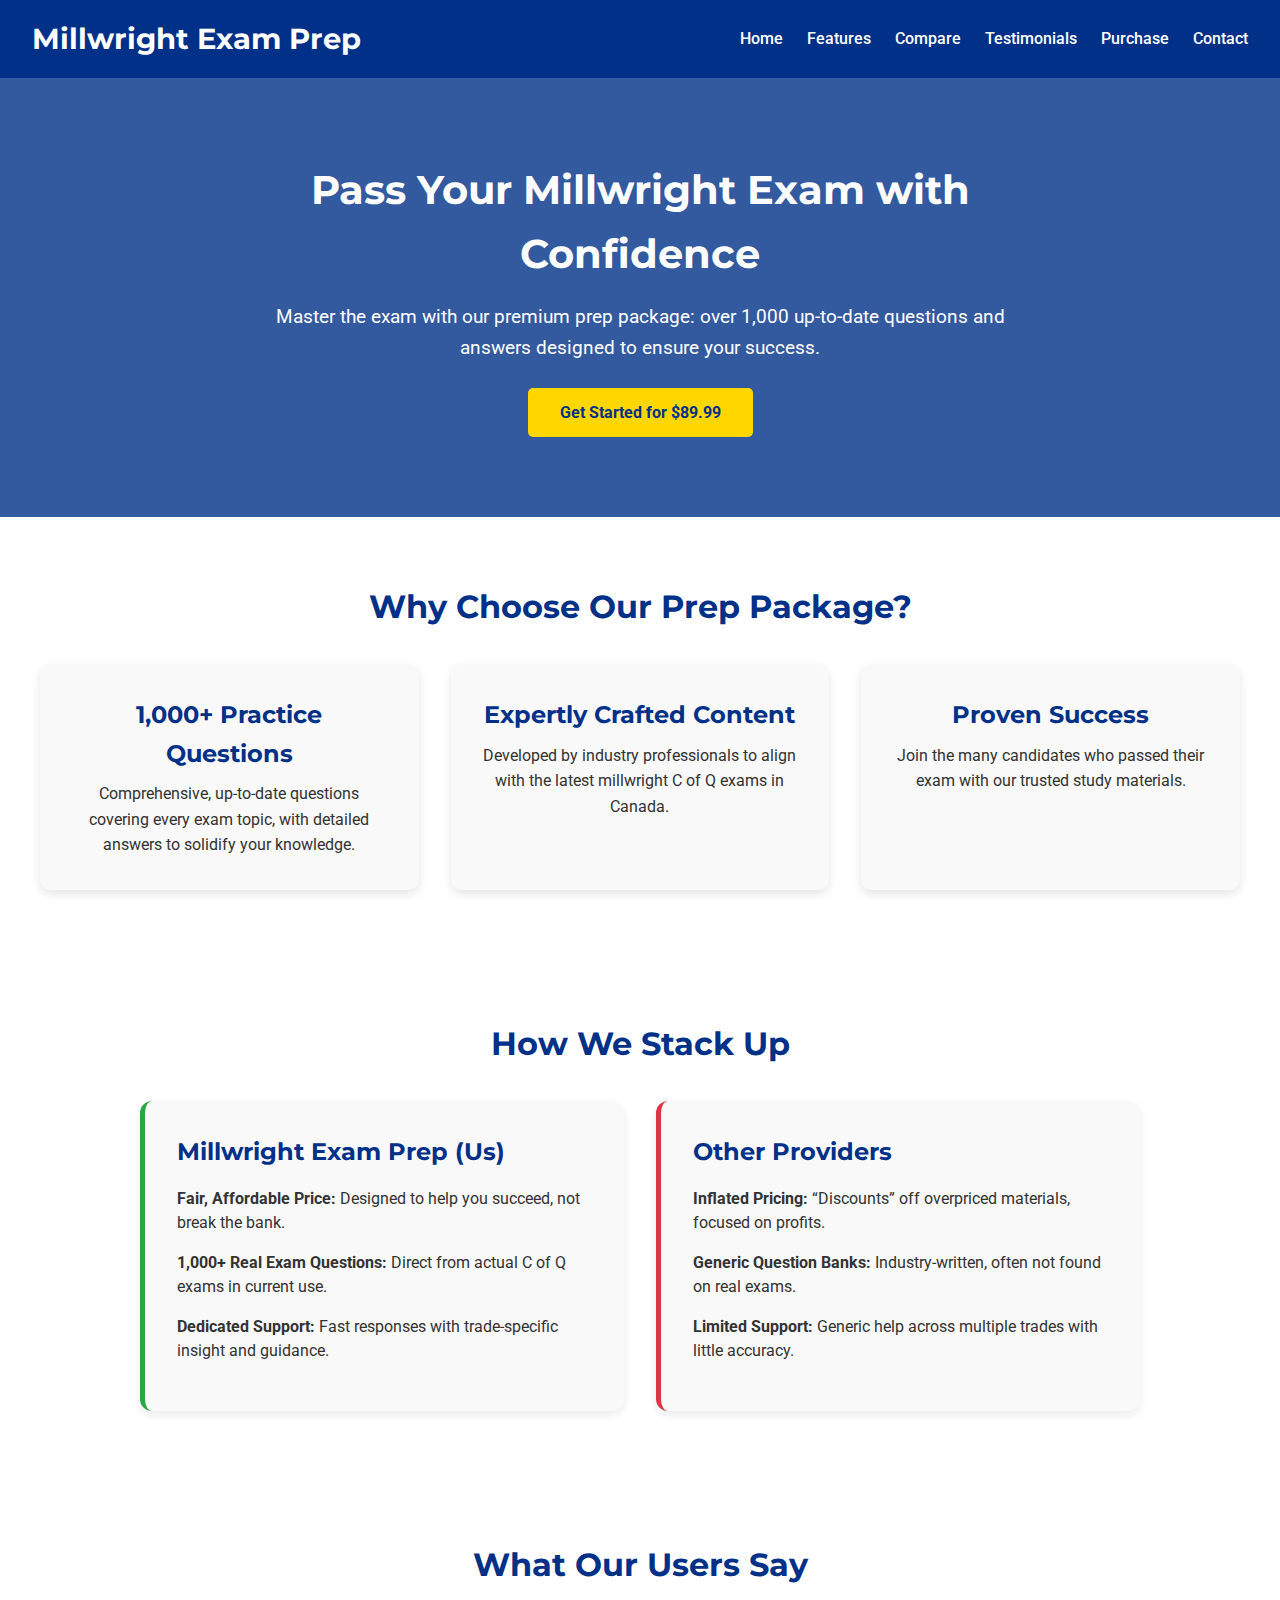
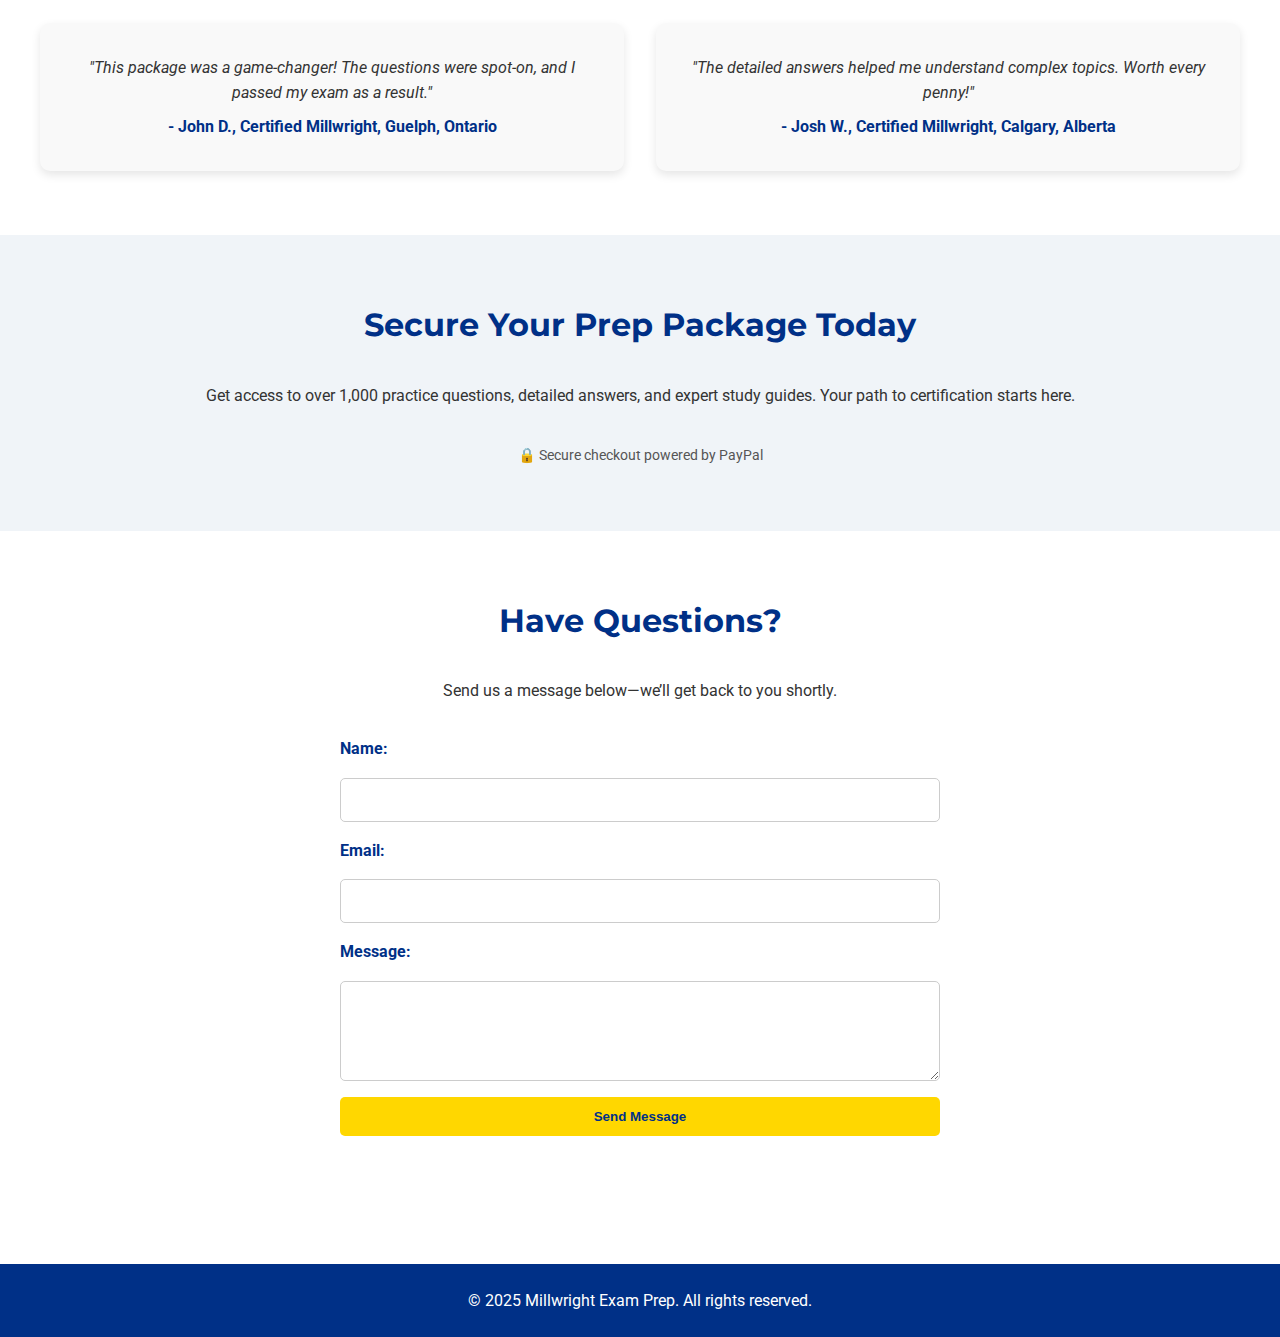
<file: index.html>
<html lang="en">
<head>
  <meta charset="UTF-8" />
  <meta name="viewport" content="width=device-width, initial-scale=1.0" />
  <meta name="description" content="Ace your Millwright Exam with our premium prep package featuring over 1,000 up-to-date questions and answers." />
  <meta name="keywords" content="millwright exam prep, millwright study guide, millwright practice questions, certification prep, Canada" />
  <meta name="author" content="Millwright Exam Prep" />
  <title>Millwright Exam Prep - Pass with Confidence</title>
  <link rel="stylesheet" href="styles.css" />
  <link rel="icon" type="image/png" href="favicon.png" />
  <link href="https://fonts.googleapis.com/css2?family=Montserrat:wght@400;700&family=Roboto:wght@300;400&display=swap" rel="stylesheet" />
</head>
<body>
  <header class="sticky">
    <div class="logo">Millwright Exam Prep</div>
    <div class="hamburger" id="hamburger">☰</div>
    <nav id="nav-menu">
      <ul>
        <li><a href="#home">Home</a></li>
        <li><a href="#features">Features</a></li>
        <li><a href="#compare">Compare</a></li>
        <li><a href="#testimonials">Testimonials</a></li> <!-- Added link -->
        <li><a href="#purchase">Purchase</a></li>
        <li><a href="#contact">Contact</a></li>
      </ul>
    </nav>
  </header>

  <section id="home" class="hero">
    <div class="hero-content">
      <h1>Pass Your Millwright Exam with Confidence</h1>
      <p>Master the exam with our premium prep package: over 1,000 up-to-date questions and answers designed to ensure your success.</p>
      <a href="#purchase" class="cta-button">Get Started for $89.99</a>
    </div>
  </section>

  <section id="features">
    <h2>Why Choose Our Prep Package?</h2>
    <div class="features-grid">
      <div class="feature">
        <h3>1,000+ Practice Questions</h3>
        <p>Comprehensive, up-to-date questions covering every exam topic, with detailed answers to solidify your knowledge.</p>
      </div>
      <div class="feature">
        <h3>Expertly Crafted Content</h3>
        <p>Developed by industry professionals to align with the latest millwright C of Q exams in Canada.</p>
      </div>
      <div class="feature">
        <h3>Proven Success</h3>
        <p>Join the many candidates who passed their exam with our trusted study materials.</p>
      </div>
    </div>
  </section>

  <section id="compare">
    <h2>How We Stack Up</h2>
    <div class="compare-grid">
      <div class="compare-box us">
        <h3>Millwright Exam Prep (Us)</h3>
        <ul>
          <li><strong>Fair, Affordable Price:</strong> Designed to help you succeed, not break the bank.</li>
          <li><strong>1,000+ Real Exam Questions:</strong> Direct from actual C of Q exams in current use.</li>
          <li><strong>Dedicated Support:</strong> Fast responses with trade-specific insight and guidance.</li>
        </ul>
      </div>
      <div class="compare-box them">
        <h3>Other Providers</h3>
        <ul>
          <li><strong>Inflated Pricing:</strong> “Discounts” off overpriced materials, focused on profits.</li>
          <li><strong>Generic Question Banks:</strong> Industry-written, often not found on real exams.</li>
          <li><strong>Limited Support:</strong> Generic help across multiple trades with little accuracy.</li>
        </ul>
      </div>
    </div>
  </section>

  <section id="testimonials">
    <h2>What Our Users Say</h2>
    <div class="testimonial-grid">
      <div class="testimonial">
        <p>"This package was a game-changer! The questions were spot-on, and I passed my exam as a result."</p>
        <span>- John D., Certified Millwright, Guelph, Ontario</span>
      </div>
      <div class="testimonial">
        <p>"The detailed answers helped me understand complex topics. Worth every penny!"</p>
        <span>- Josh W., Certified Millwright, Calgary, Alberta</span>
      </div>
    </div>
  </section>

  <section id="purchase">
    <h2>Secure Your Prep Package Today</h2>
    <p>Get access to over 1,000 practice questions, detailed answers, and expert study guides. Your path to certification starts here.</p>

    <div style="display: flex; justify-content: center; margin-top: 20px;">
      <div id="paypal-container-J7JTA7M8X7QSN"></div>
    </div>

    <script 
      src="https://www.paypal.com/sdk/js?client-id=BAACQsRiZJimxrqeiNeaFe0J6F3lQnl_E-csl51sluLY7uaNs-VFVcS7_G8-PW38OSNOYB8MAIW6IAEPj8&components=hosted-buttons&disable-funding=venmo&currency=CAD">
    </script>
    <script>
      paypal.HostedButtons({
        hostedButtonId: "J7JTA7M8X7QSN",
      }).render("#paypal-container-J7JTA7M8X7QSN");

      document.addEventListener('DOMContentLoaded', () => {
        const paypalContainer = document.getElementById('paypal-container-J7JTA7M8X7QSN');
        const checkButton = setInterval(() => {
          const buttonText = paypalContainer.querySelector('.paypal-button-text');
          if (buttonText) {
            buttonText.textContent = 'Millwright Exam Package $89.99 CAD';
            buttonText.style.display = 'block';
            buttonText.style.textAlign = 'center';
            clearInterval(checkButton);
          }
        }, 100);
      });
    </script>

    <p class="secure">🔒 Secure checkout powered by PayPal</p>
  </section>

  <section id="contact">
    <h2>Have Questions?</h2>
    <p>Send us a message below—we’ll get back to you shortly.</p>
    <form action="https://formspree.io/f/mzzewnkb" method="POST">
      <label for="name">Name:</label>
      <input type="text" id="name" name="name" required />
      <label for="email">Email:</label>
      <input type="email" id="email" name="_replyto" required />
      <label for="message">Message:</label>
      <textarea id="message" name="message" required></textarea>
      <button type="submit" class="cta-button">Send Message</button>
    </form>
  </section>

  <footer>
    <p>© 2025 Millwright Exam Prep. All rights reserved.</p>
  </footer>

  <script>
    const hamburger = document.getElementById('hamburger');
    const navMenu = document.getElementById('nav-menu');
    hamburger.addEventListener('click', () => {
      navMenu.classList.toggle('active');
    });
  </script>
</body>
</html>
</file>
<file: styles.css>
* {
    margin: 0;
    padding: 0;
    box-sizing: border-box;
}

html {
    scroll-behavior: smooth;
    scroll-padding-top: 80px;
}

body {
    font-family: 'Roboto', sans-serif;
    line-height: 1.6;
    color: #333;
}

/* --- Header --- */
header.sticky {
    background: #003087;
    color: white;
    padding: 1rem 2rem;
    display: flex;
    justify-content: space-between;
    align-items: center;
    position: sticky;
    top: 0;
    z-index: 1000;
    flex-wrap: wrap;
}

.header-container {
    display: flex;
    justify-content: space-between;
    align-items: center;
    width: 100%;
}

.logo {
    font-family: 'Montserrat', sans-serif;
    font-size: 1.8rem;
    font-weight: 700;
}

.hamburger {
    display: none;
    font-size: 2rem;
    cursor: pointer;
    background: none;
    border: none;
    color: white;
}

/* --- Navigation --- */
nav ul {
    list-style: none;
    display: flex;
    gap: 1.5rem;
}

nav ul li a {
    color: white;
    text-decoration: none;
    font-weight: 500;
    transition: color 0.3s;
}

nav ul li a:hover {
    color: #ffd700;
}

/* --- Hero Section --- */
.hero {
    background: linear-gradient(rgba(0, 48, 135, 0.8), rgba(0, 48, 135, 0.8)), url('https://images.unsplash.com/photo-1581091226825-a6a2a5aee158?ixlib=rb-4.0.3&auto=format&fit=crop&w=1920&q=80');
    background-size: cover;
    background-position: center;
    color: white;
    text-align: center;
    padding: 5rem 2rem;
    min-height: 400px;
    display: flex;
    align-items: center;
}

.hero-content {
    max-width: 800px;
    margin: 0 auto;
}

.hero h1 {
    font-family: 'Montserrat', sans-serif;
    font-size: 2.5rem;
    margin-bottom: 1rem;
}

.hero p {
    font-size: 1.2rem;
    margin-bottom: 1.5rem;
}

.cta-button {
    display: inline-block;
    padding: 0.75rem 2rem;
    background: #ffd700;
    color: #003087;
    text-decoration: none;
    border-radius: 5px;
    font-weight: 700;
    transition: background 0.3s, transform 0.2s;
}

.cta-button:hover {
    background: #e6c200;
    transform: translateY(-2px);
}

/* --- Sections --- */
section {
    padding: 4rem 2rem;
    text-align: center;
}

section h2 {
    font-family: 'Montserrat', sans-serif;
    font-size: 2rem;
    margin-bottom: 2rem;
    color: #003087;
}

/* --- Grids --- */
.features-grid, .testimonial-grid {
    display: grid;
    grid-template-columns: repeat(auto-fit, minmax(250px, 1fr));
    gap: 2rem;
    max-width: 1200px;
    margin: 0 auto;
}

.feature, .testimonial {
    background: #f9f9f9;
    padding: 2rem;
    border-radius: 10px;
    box-shadow: 0 4px 10px rgba(0, 0, 0, 0.1);
    transition: transform 0.3s;
}

.feature:hover, .testimonial:hover {
    transform: translateY(-5px);
}

.feature h3 {
    font-family: 'Montserrat', sans-serif;
    font-size: 1.5rem;
    margin-bottom: 0.5rem;
    color: #003087;
}

.testimonial p {
    font-style: italic;
}

.testimonial span {
    display: block;
    margin-top: 0.5rem;
    font-weight: 700;
    color: #003087;
}

/* --- Purchase Section --- */
#purchase {
    background: #f0f4f8;
}

#purchase p.secure {
    margin-top: 1rem;
    font-size: 0.9rem;
    color: #555;
}

/* PayPal Button Styling */
#paypal-container-J7JTA7M8X7QSN {
    width: 100%;
    max-width: 400px;
    margin: 0 auto;
    text-align: center;
}

#paypal-container-J7JTA7M8X7QSN iframe {
    width: 100% !important;
    min-width: 300px;
    margin: 0 auto;
}

#paypal-container-J7JTA7M8X7QSN .paypal-button-text {
    display: block !important;
    text-align: center !important;
    font-size: 16px !important;
    line-height: 1.5;
    padding: 8px 0;
    width: 100%;
    color: #003087;
    font-weight: 700;
}

#paypal-container-J7JTA7M8X7QSN .paypal-button {
    display: block !important;
    text-align: center !important;
    margin: 10px auto 0;
}

/* --- Forms --- */
form {
    max-width: 600px;
    margin: 2rem auto;
    display: flex;
    flex-direction: column;
    gap: 1rem;
}

form label {
    font-weight: 700;
    text-align: left;
    color: #003087;
}

form input, form textarea {
    padding: 0.75rem;
    border: 1px solid #ccc;
    border-radius: 5px;
    font-size: 1rem;
}

form textarea {
    resize: vertical;
    min-height: 100px;
}

form button {
    background: #003087;
    color: white;
    padding: 0.75rem;
    border: none;
    border-radius: 5px;
    font-weight: 700;
    cursor: pointer;
    transition: background 0.3s;
}

form button:hover {
    background: #002569;
}

/* --- Footer --- */
footer {
    background: #003087;
    color: white;
    text-align: center;
    padding: 1.5rem;
    margin-top: 2rem;
}

/* --- Responsive Fixes --- */
@media (max-width: 768px) {
    header.sticky {
        flex-direction: row;
        justify-content: space-between;
        align-items: center;
        flex-wrap: nowrap;
        padding: 0.5rem 1rem;
    }

    .header-container {
        flex-direction: row;
        justify-content: space-between;
        align-items: center;
    }

    .logo {
        font-size: 1.5rem;
    }

    .hamburger {
        display: block;
    }

    nav {
        display: none;
        width: 100%;
    }

    nav.active {
        display: block;
    }

    nav ul {
        flex-direction: column;
        gap: 1rem;
        margin-top: 1rem;
        justify-content: flex-start;
    }

    nav ul li {
        text-align: left;
        padding-left: 1rem;
    }

    .hero h1 {
        font-size: 2rem;
    }

    .hero p {
        font-size: 1rem;
    }

    section {
        padding: 2rem 1rem;
    }

    #paypal-container-J7JTA7M8X7QSN iframe {
        min-width: 250px;
    }

    #paypal-container-J7JTA7M8X7QSN .paypal-button-text {
        font-size: 14px !important;
        padding: 6px 0;
    }
}
/* --- Compare Section --- */
#compare {
    background: #ffffff;
    padding: 4rem 2rem;
    text-align: center;
}

#compare h2 {
    font-family: 'Montserrat', sans-serif;
    font-size: 2rem;
    margin-bottom: 2rem;
    color: #003087;
}

.compare-grid {
    display: grid;
    grid-template-columns: repeat(auto-fit, minmax(280px, 1fr));
    gap: 2rem;
    max-width: 1000px;
    margin: 0 auto;
}

.compare-box {
    background: #f9f9f9;
    padding: 2rem;
    border-radius: 12px;
    box-shadow: 0 4px 10px rgba(0, 0, 0, 0.08);
    text-align: left;
    transition: transform 0.3s;
}

.compare-box:hover {
    transform: translateY(-5px);
}

.compare-box h3 {
    font-family: 'Montserrat', sans-serif;
    font-size: 1.5rem;
    margin-bottom: 1rem;
    color: #003087;
}

.compare-box ul {
    list-style: none;
    padding-left: 0;
}

.compare-box li {
    margin-bottom: 1rem;
    font-size: 1rem;
    line-height: 1.5;
}

.compare-box.us {
    border-left: 5px solid #28a745;
}

.compare-box.them {
    border-left: 5px solid #dc3545;
}

/* --- Responsive Fix for Compare Section --- */
@media (max-width: 768px) {
    #compare {
        padding: 2rem 1rem;
    }

    .compare-box {
        padding: 1.5rem;
    }

    .compare-box h3 {
        font-size: 1.3rem;
    }

    .compare-box li {
        font-size: 0.95rem;
    }
}
</file>
